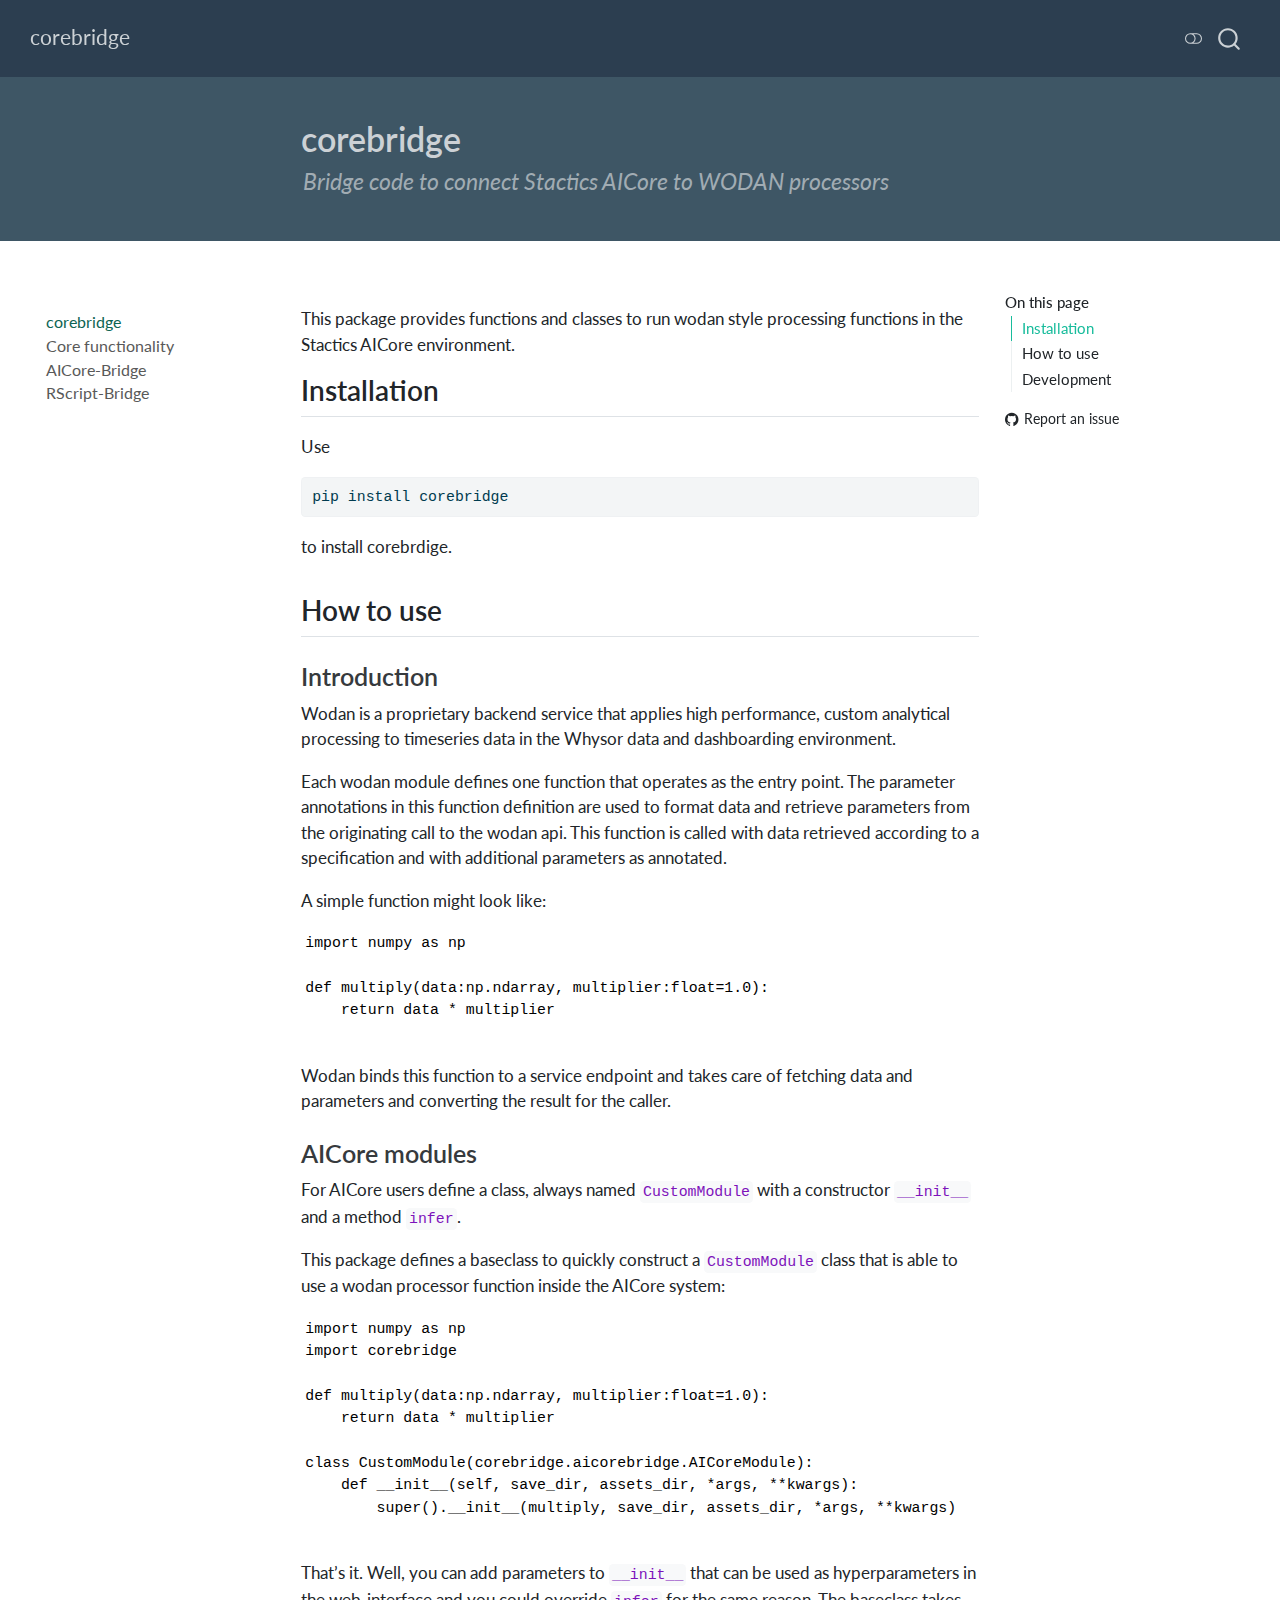
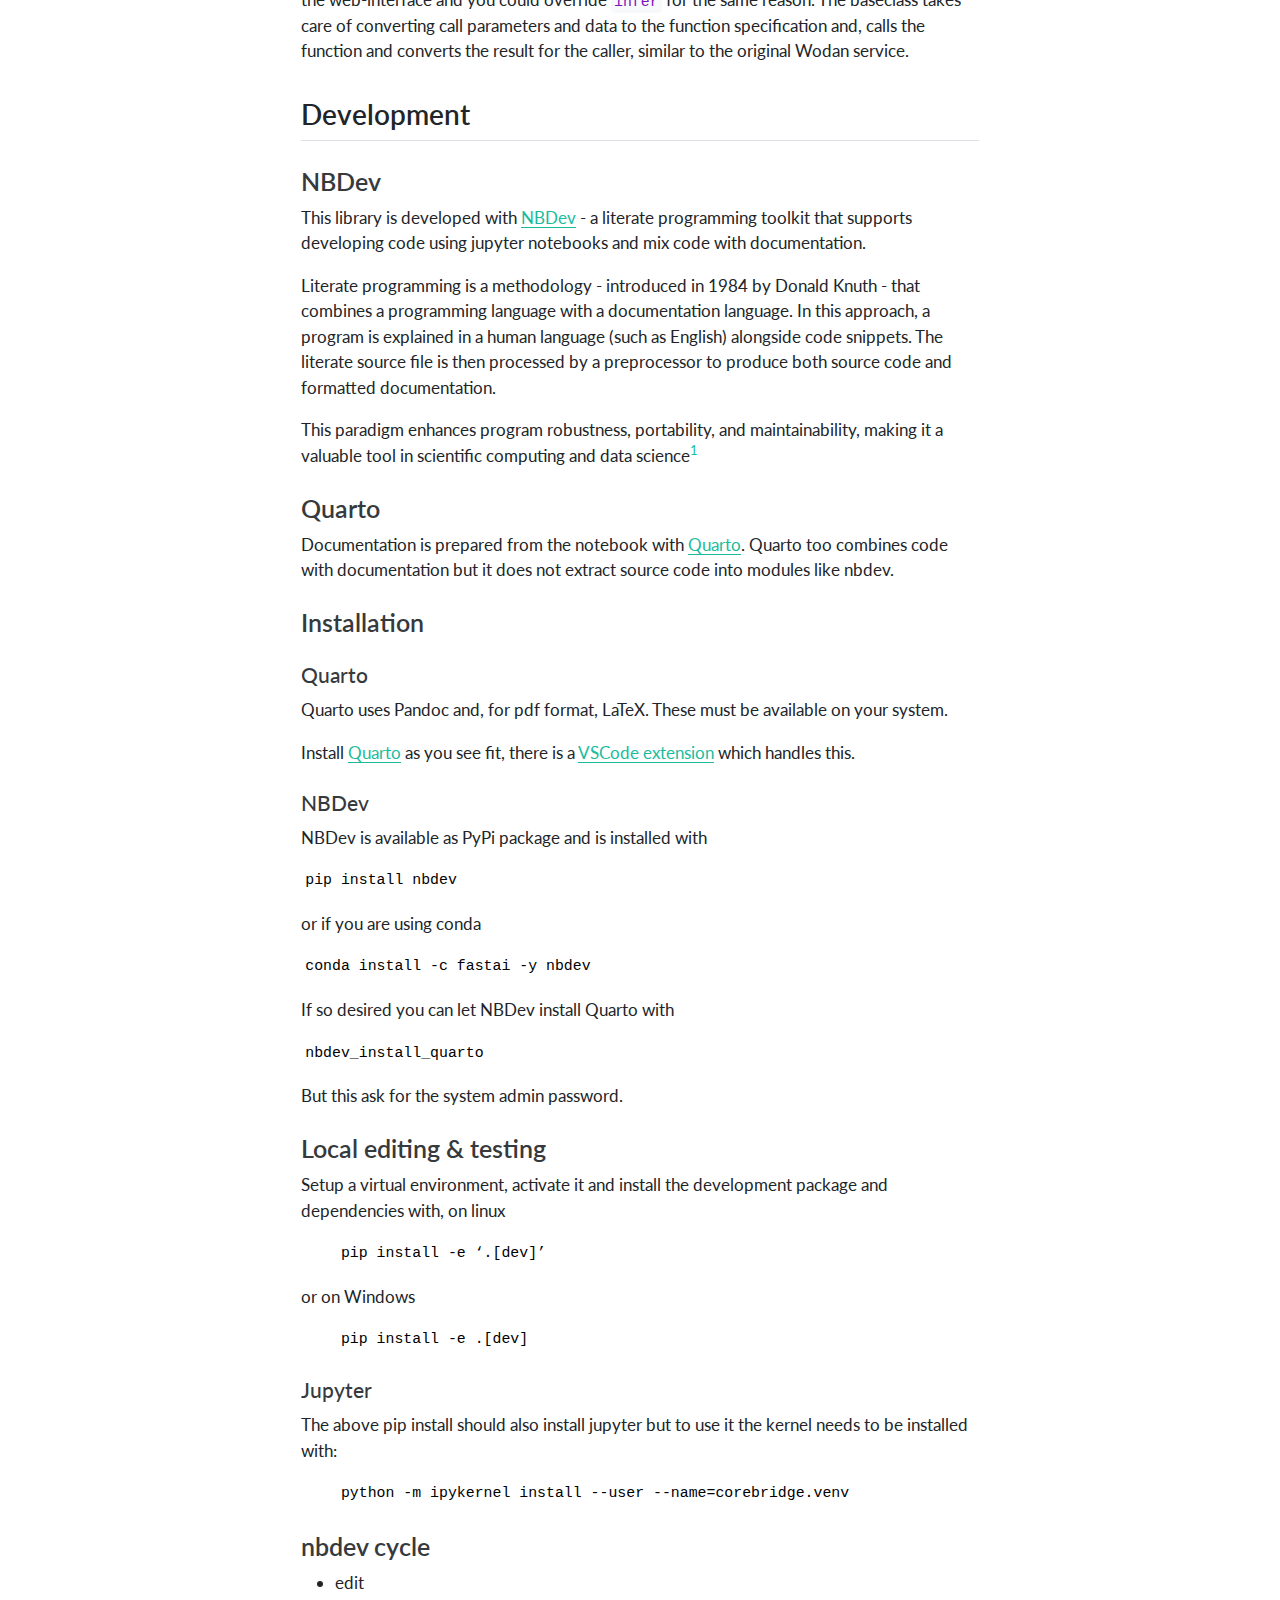
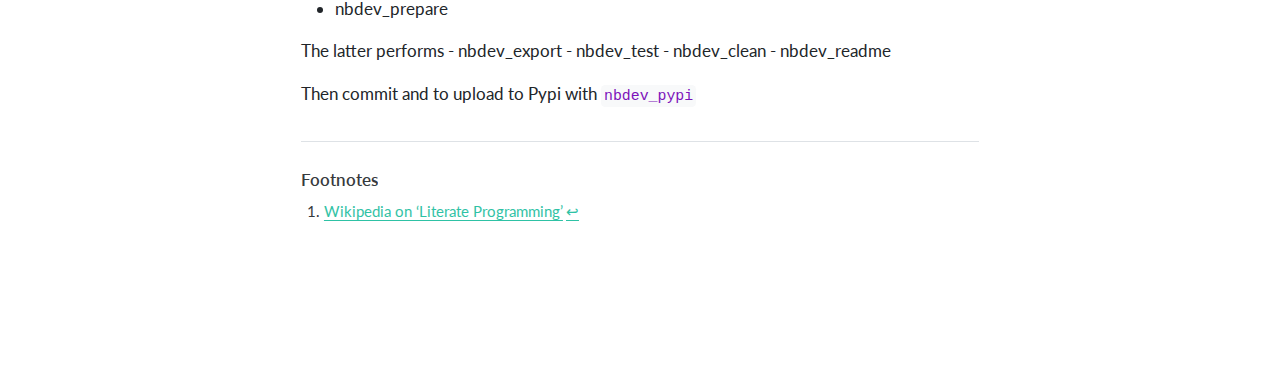
<file: index.html>
<!DOCTYPE html>
<html xmlns="http://www.w3.org/1999/xhtml" lang="en" xml:lang="en"><head>

<meta charset="utf-8">
<meta name="generator" content="quarto-1.6.40">

<meta name="viewport" content="width=device-width, initial-scale=1.0, user-scalable=yes">

<meta name="description" content="Bridge code to connect Stactics AICore to WODAN processors">

<title>corebridge</title>
<style>
code{white-space: pre-wrap;}
span.smallcaps{font-variant: small-caps;}
div.columns{display: flex; gap: min(4vw, 1.5em);}
div.column{flex: auto; overflow-x: auto;}
div.hanging-indent{margin-left: 1.5em; text-indent: -1.5em;}
ul.task-list{list-style: none;}
ul.task-list li input[type="checkbox"] {
  width: 0.8em;
  margin: 0 0.8em 0.2em -1em; /* quarto-specific, see https://github.com/quarto-dev/quarto-cli/issues/4556 */ 
  vertical-align: middle;
}
/* CSS for syntax highlighting */
pre > code.sourceCode { white-space: pre; position: relative; }
pre > code.sourceCode > span { line-height: 1.25; }
pre > code.sourceCode > span:empty { height: 1.2em; }
.sourceCode { overflow: visible; }
code.sourceCode > span { color: inherit; text-decoration: inherit; }
div.sourceCode { margin: 1em 0; }
pre.sourceCode { margin: 0; }
@media screen {
div.sourceCode { overflow: auto; }
}
@media print {
pre > code.sourceCode { white-space: pre-wrap; }
pre > code.sourceCode > span { display: inline-block; text-indent: -5em; padding-left: 5em; }
}
pre.numberSource code
  { counter-reset: source-line 0; }
pre.numberSource code > span
  { position: relative; left: -4em; counter-increment: source-line; }
pre.numberSource code > span > a:first-child::before
  { content: counter(source-line);
    position: relative; left: -1em; text-align: right; vertical-align: baseline;
    border: none; display: inline-block;
    -webkit-touch-callout: none; -webkit-user-select: none;
    -khtml-user-select: none; -moz-user-select: none;
    -ms-user-select: none; user-select: none;
    padding: 0 4px; width: 4em;
  }
pre.numberSource { margin-left: 3em;  padding-left: 4px; }
div.sourceCode
  {   }
@media screen {
pre > code.sourceCode > span > a:first-child::before { text-decoration: underline; }
}
</style>


<script src="site_libs/quarto-nav/quarto-nav.js"></script>
<script src="site_libs/quarto-nav/headroom.min.js"></script>
<script src="site_libs/clipboard/clipboard.min.js"></script>
<script src="site_libs/quarto-search/autocomplete.umd.js"></script>
<script src="site_libs/quarto-search/fuse.min.js"></script>
<script src="site_libs/quarto-search/quarto-search.js"></script>
<meta name="quarto:offset" content="./">
<script src="site_libs/quarto-html/quarto.js"></script>
<script src="site_libs/quarto-html/popper.min.js"></script>
<script src="site_libs/quarto-html/tippy.umd.min.js"></script>
<script src="site_libs/quarto-html/anchor.min.js"></script>
<link href="site_libs/quarto-html/tippy.css" rel="stylesheet">
<link href="site_libs/quarto-html/quarto-syntax-highlighting-549806ee2085284f45b00abea8c6df48.css" rel="stylesheet" class="quarto-color-scheme" id="quarto-text-highlighting-styles">
<link href="site_libs/quarto-html/quarto-syntax-highlighting-dark-8ea72dc5fed832574809a9c94082fbbb.css" rel="prefetch" class="quarto-color-scheme quarto-color-alternate" id="quarto-text-highlighting-styles">
<script src="site_libs/bootstrap/bootstrap.min.js"></script>
<link href="site_libs/bootstrap/bootstrap-icons.css" rel="stylesheet">
<link href="site_libs/bootstrap/bootstrap-ff40657e1ec3a11f1b12efcfa1744b1f.min.css" rel="stylesheet" append-hash="true" class="quarto-color-scheme" id="quarto-bootstrap" data-mode="light">
<link href="site_libs/bootstrap/bootstrap-dark-b15847bdfbc7faa7e02046d29e3e5d0f.min.css" rel="prefetch" append-hash="true" class="quarto-color-scheme quarto-color-alternate" id="quarto-bootstrap" data-mode="dark">
<script id="quarto-search-options" type="application/json">{
  "location": "navbar",
  "copy-button": false,
  "collapse-after": 3,
  "panel-placement": "end",
  "type": "overlay",
  "limit": 50,
  "keyboard-shortcut": [
    "f",
    "/",
    "s"
  ],
  "show-item-context": false,
  "language": {
    "search-no-results-text": "No results",
    "search-matching-documents-text": "matching documents",
    "search-copy-link-title": "Copy link to search",
    "search-hide-matches-text": "Hide additional matches",
    "search-more-match-text": "more match in this document",
    "search-more-matches-text": "more matches in this document",
    "search-clear-button-title": "Clear",
    "search-text-placeholder": "",
    "search-detached-cancel-button-title": "Cancel",
    "search-submit-button-title": "Submit",
    "search-label": "Search"
  }
}</script>
<style>

      .quarto-title-block .quarto-title-banner {
        background: #3e5665;
      }
</style>


<link rel="stylesheet" href="styles.css">
<meta property="og:title" content="corebridge">
<meta property="og:description" content="Bridge code to connect Stactics AICore to WODAN processors">
<meta property="og:site_name" content="corebridge">
<meta name="twitter:title" content="corebridge">
<meta name="twitter:description" content="Bridge code to connect Stactics AICore to WODAN processors">
<meta name="twitter:card" content="summary">
</head>

<body class="nav-sidebar floating nav-fixed">

<div id="quarto-search-results"></div>
  <header id="quarto-header" class="headroom fixed-top quarto-banner">
    <nav class="navbar navbar-expand-lg " data-bs-theme="dark">
      <div class="navbar-container container-fluid">
      <div class="navbar-brand-container mx-auto">
    <a class="navbar-brand" href="./index.html">
    <span class="navbar-title">corebridge</span>
    </a>
  </div>
        <div class="quarto-navbar-tools tools-end">
  <a href="" class="quarto-color-scheme-toggle quarto-navigation-tool  px-1" onclick="window.quartoToggleColorScheme(); return false;" title="Toggle dark mode"><i class="bi"></i></a>
</div>
          <div id="quarto-search" class="" title="Search"></div>
      </div> <!-- /container-fluid -->
    </nav>
  <nav class="quarto-secondary-nav">
    <div class="container-fluid d-flex">
      <button type="button" class="quarto-btn-toggle btn" data-bs-toggle="collapse" role="button" data-bs-target=".quarto-sidebar-collapse-item" aria-controls="quarto-sidebar" aria-expanded="false" aria-label="Toggle sidebar navigation" onclick="if (window.quartoToggleHeadroom) { window.quartoToggleHeadroom(); }">
        <i class="bi bi-layout-text-sidebar-reverse"></i>
      </button>
        <nav class="quarto-page-breadcrumbs" aria-label="breadcrumb"><ol class="breadcrumb"><li class="breadcrumb-item"><a href="./index.html">corebridge</a></li></ol></nav>
        <a class="flex-grow-1" role="navigation" data-bs-toggle="collapse" data-bs-target=".quarto-sidebar-collapse-item" aria-controls="quarto-sidebar" aria-expanded="false" aria-label="Toggle sidebar navigation" onclick="if (window.quartoToggleHeadroom) { window.quartoToggleHeadroom(); }">      
        </a>
    </div>
  </nav>
</header>
<!-- content -->
<header id="title-block-header" class="quarto-title-block default page-columns page-full">
  <div class="quarto-title-banner page-columns page-full">
    <div class="quarto-title column-body">
      <h1 class="title">corebridge</h1>
                  <div>
        <div class="description">
          Bridge code to connect Stactics AICore to WODAN processors
        </div>
      </div>
                </div>
  </div>
    
  
  <div class="quarto-title-meta">

      
    
      
    </div>
    
  
  </header><div id="quarto-content" class="quarto-container page-columns page-rows-contents page-layout-article page-navbar">
<!-- sidebar -->
  <nav id="quarto-sidebar" class="sidebar collapse collapse-horizontal quarto-sidebar-collapse-item sidebar-navigation floating overflow-auto">
    <div class="sidebar-menu-container"> 
    <ul class="list-unstyled mt-1">
        <li class="sidebar-item">
  <div class="sidebar-item-container"> 
  <a href="./index.html" class="sidebar-item-text sidebar-link active">
 <span class="menu-text">corebridge</span></a>
  </div>
</li>
        <li class="sidebar-item">
  <div class="sidebar-item-container"> 
  <a href="./core.html" class="sidebar-item-text sidebar-link">
 <span class="menu-text">Core functionality</span></a>
  </div>
</li>
        <li class="sidebar-item">
  <div class="sidebar-item-container"> 
  <a href="./aicorebridge.html" class="sidebar-item-text sidebar-link">
 <span class="menu-text">AICore-Bridge</span></a>
  </div>
</li>
        <li class="sidebar-item">
  <div class="sidebar-item-container"> 
  <a href="./rscriptbridge.html" class="sidebar-item-text sidebar-link">
 <span class="menu-text">RScript-Bridge</span></a>
  </div>
</li>
    </ul>
    </div>
</nav>
<div id="quarto-sidebar-glass" class="quarto-sidebar-collapse-item" data-bs-toggle="collapse" data-bs-target=".quarto-sidebar-collapse-item"></div>
<!-- margin-sidebar -->
    <div id="quarto-margin-sidebar" class="sidebar margin-sidebar">
        <nav id="TOC" role="doc-toc" class="toc-active">
    <h2 id="toc-title">On this page</h2>
   
  <ul>
  <li><a href="#installation" id="toc-installation" class="nav-link active" data-scroll-target="#installation">Installation</a></li>
  <li><a href="#how-to-use" id="toc-how-to-use" class="nav-link" data-scroll-target="#how-to-use">How to use</a>
  <ul>
  <li><a href="#introduction" id="toc-introduction" class="nav-link" data-scroll-target="#introduction">Introduction</a></li>
  <li><a href="#aicore-modules" id="toc-aicore-modules" class="nav-link" data-scroll-target="#aicore-modules">AICore modules</a></li>
  </ul></li>
  <li><a href="#development" id="toc-development" class="nav-link" data-scroll-target="#development">Development</a>
  <ul>
  <li><a href="#nbdev" id="toc-nbdev" class="nav-link" data-scroll-target="#nbdev">NBDev</a></li>
  <li><a href="#quarto" id="toc-quarto" class="nav-link" data-scroll-target="#quarto">Quarto</a></li>
  <li><a href="#installation-1" id="toc-installation-1" class="nav-link" data-scroll-target="#installation-1">Installation</a>
  <ul class="collapse">
  <li><a href="#quarto-1" id="toc-quarto-1" class="nav-link" data-scroll-target="#quarto-1">Quarto</a></li>
  <li><a href="#nbdev-1" id="toc-nbdev-1" class="nav-link" data-scroll-target="#nbdev-1">NBDev</a></li>
  </ul></li>
  <li><a href="#local-editing-testing" id="toc-local-editing-testing" class="nav-link" data-scroll-target="#local-editing-testing">Local editing &amp; testing</a>
  <ul class="collapse">
  <li><a href="#jupyter" id="toc-jupyter" class="nav-link" data-scroll-target="#jupyter">Jupyter</a></li>
  </ul></li>
  <li><a href="#nbdev-cycle" id="toc-nbdev-cycle" class="nav-link" data-scroll-target="#nbdev-cycle">nbdev cycle</a></li>
  </ul></li>
  </ul>
<div class="toc-actions"><ul><li><a href="https://github.com/fenke/corebridge/issues/new" class="toc-action"><i class="bi bi-github"></i>Report an issue</a></li></ul></div></nav>
    </div>
<!-- main -->
<main class="content quarto-banner-title-block" id="quarto-document-content">





<!-- WARNING: THIS FILE WAS AUTOGENERATED! DO NOT EDIT! -->
<p>This package provides functions and classes to run wodan style processing functions in the Stactics AICore environment.</p>
<section id="installation" class="level2">
<h2 class="anchored" data-anchor-id="installation">Installation</h2>
<p>Use</p>
<div class="sourceCode" id="cb1"><pre class="sourceCode sh code-with-copy"><code class="sourceCode bash"><span id="cb1-1"><a href="#cb1-1" aria-hidden="true" tabindex="-1"></a><span class="ex">pip</span> install corebridge</span></code><button title="Copy to Clipboard" class="code-copy-button"><i class="bi"></i></button></pre></div>
<p>to install corebrdige.</p>
</section>
<section id="how-to-use" class="level2">
<h2 class="anchored" data-anchor-id="how-to-use">How to use</h2>
<section id="introduction" class="level3">
<h3 class="anchored" data-anchor-id="introduction">Introduction</h3>
<p>Wodan is a proprietary backend service that applies high performance, custom analytical processing to timeseries data in the Whysor data and dashboarding environment.</p>
<p>Each wodan module defines one function that operates as the entry point. The parameter annotations in this function definition are used to format data and retrieve parameters from the originating call to the wodan api. This function is called with data retrieved according to a specification and with additional parameters as annotated.</p>
<p>A simple function might look like:</p>
<pre class="{python}"><code>import numpy as np

def multiply(data:np.ndarray, multiplier:float=1.0):
    return data * multiplier
    </code></pre>
<p>Wodan binds this function to a service endpoint and takes care of fetching data and parameters and converting the result for the caller.</p>
</section>
<section id="aicore-modules" class="level3">
<h3 class="anchored" data-anchor-id="aicore-modules">AICore modules</h3>
<p>For AICore users define a class, always named <code>CustomModule</code> with a constructor <code>__init__</code> and a method <code>infer</code>.</p>
<p>This package defines a baseclass to quickly construct a <code>CustomModule</code> class that is able to use a wodan processor function inside the AICore system:</p>
<pre class="{python}"><code>import numpy as np
import corebridge

def multiply(data:np.ndarray, multiplier:float=1.0):
    return data * multiplier

class CustomModule(corebridge.aicorebridge.AICoreModule):
    def __init__(self, save_dir, assets_dir, *args, **kwargs):
        super().__init__(multiply, save_dir, assets_dir, *args, **kwargs)
    </code></pre>
<p>That’s it. Well, you can add parameters to <code>__init__</code> that can be used as hyperparameters in the web-interface and you could override <code>infer</code> for the same reason. The baseclass takes care of converting call parameters and data to the function specification and, calls the function and converts the result for the caller, similar to the original Wodan service.</p>
</section>
</section>
<section id="development" class="level2">
<h2 class="anchored" data-anchor-id="development">Development</h2>
<section id="nbdev" class="level3">
<h3 class="anchored" data-anchor-id="nbdev">NBDev</h3>
<p>This library is developed with <a href="https://nbdev.fast.ai/">NBDev</a> - a literate programming toolkit that supports developing code using jupyter notebooks and mix code with documentation.</p>
<p>Literate programming is a methodology - introduced in 1984 by Donald Knuth - that combines a programming language with a documentation language. In this approach, a program is explained in a human language (such as English) alongside code snippets. The literate source file is then processed by a preprocessor to produce both source code and formatted documentation.</p>
<p>This paradigm enhances program robustness, portability, and maintainability, making it a valuable tool in scientific computing and data science<a href="#fn1" class="footnote-ref" id="fnref1" role="doc-noteref"><sup>1</sup></a></p>
</section>
<section id="quarto" class="level3">
<h3 class="anchored" data-anchor-id="quarto">Quarto</h3>
<p>Documentation is prepared from the notebook with <a href="https://quarto.org/">Quarto</a>. Quarto too combines code with documentation but it does not extract source code into modules like nbdev.</p>
</section>
<section id="installation-1" class="level3">
<h3 class="anchored" data-anchor-id="installation-1">Installation</h3>
<section id="quarto-1" class="level4">
<h4 class="anchored" data-anchor-id="quarto-1">Quarto</h4>
<p>Quarto uses Pandoc and, for pdf format, LaTeX. These must be available on your system.</p>
<p>Install <a href="https://quarto.org/docs/get-started/">Quarto</a> as you see fit, there is a <a href="https://marketplace.visualstudio.com/items?itemName=quarto.quarto">VSCode extension</a> which handles this.</p>
</section>
<section id="nbdev-1" class="level4">
<h4 class="anchored" data-anchor-id="nbdev-1">NBDev</h4>
<p>NBDev is available as PyPi package and is installed with</p>
<pre><code>pip install nbdev</code></pre>
<p>or if you are using conda</p>
<pre><code>conda install -c fastai -y nbdev</code></pre>
<p>If so desired you can let NBDev install Quarto with</p>
<pre><code>nbdev_install_quarto</code></pre>
<p>But this ask for the system admin password.</p>
</section>
</section>
<section id="local-editing-testing" class="level3">
<h3 class="anchored" data-anchor-id="local-editing-testing">Local editing &amp; testing</h3>
<p>Setup a virtual environment, activate it and install the development package and dependencies with, on linux</p>
<pre><code>    pip install -e ‘.[dev]’
</code></pre>
<p>or on Windows</p>
<pre><code>    pip install -e .[dev]
</code></pre>
<section id="jupyter" class="level4">
<h4 class="anchored" data-anchor-id="jupyter">Jupyter</h4>
<p>The above pip install should also install jupyter but to use it the kernel needs to be installed with:</p>
<pre><code>    python -m ipykernel install --user --name=corebridge.venv</code></pre>
</section>
</section>
<section id="nbdev-cycle" class="level3">
<h3 class="anchored" data-anchor-id="nbdev-cycle">nbdev cycle</h3>
<ul>
<li>edit</li>
<li>nbdev_prepare</li>
</ul>
<p>The latter performs - nbdev_export - nbdev_test - nbdev_clean - nbdev_readme</p>
<p>Then commit and to upload to Pypi with <code>nbdev_pypi</code></p>


</section>
</section>


<div id="quarto-appendix" class="default"><section id="footnotes" class="footnotes footnotes-end-of-document" role="doc-endnotes"><h2 class="anchored quarto-appendix-heading">Footnotes</h2>

<ol>
<li id="fn1"><p><a href="https://en.wikipedia.org/wiki/Literate_programming">Wikipedia on ‘Literate Programming’</a><a href="#fnref1" class="footnote-back" role="doc-backlink">↩︎</a></p></li>
</ol>
</section></div></main> <!-- /main -->
<script id="quarto-html-after-body" type="application/javascript">
window.document.addEventListener("DOMContentLoaded", function (event) {
  const toggleBodyColorMode = (bsSheetEl) => {
    const mode = bsSheetEl.getAttribute("data-mode");
    const bodyEl = window.document.querySelector("body");
    if (mode === "dark") {
      bodyEl.classList.add("quarto-dark");
      bodyEl.classList.remove("quarto-light");
    } else {
      bodyEl.classList.add("quarto-light");
      bodyEl.classList.remove("quarto-dark");
    }
  }
  const toggleBodyColorPrimary = () => {
    const bsSheetEl = window.document.querySelector("link#quarto-bootstrap");
    if (bsSheetEl) {
      toggleBodyColorMode(bsSheetEl);
    }
  }
  toggleBodyColorPrimary();  
  const disableStylesheet = (stylesheets) => {
    for (let i=0; i < stylesheets.length; i++) {
      const stylesheet = stylesheets[i];
      stylesheet.rel = 'prefetch';
    }
  }
  const enableStylesheet = (stylesheets) => {
    for (let i=0; i < stylesheets.length; i++) {
      const stylesheet = stylesheets[i];
      stylesheet.rel = 'stylesheet';
    }
  }
  const manageTransitions = (selector, allowTransitions) => {
    const els = window.document.querySelectorAll(selector);
    for (let i=0; i < els.length; i++) {
      const el = els[i];
      if (allowTransitions) {
        el.classList.remove('notransition');
      } else {
        el.classList.add('notransition');
      }
    }
  }
  const toggleGiscusIfUsed = (isAlternate, darkModeDefault) => {
    const baseTheme = document.querySelector('#giscus-base-theme')?.value ?? 'light';
    const alternateTheme = document.querySelector('#giscus-alt-theme')?.value ?? 'dark';
    let newTheme = '';
    if(darkModeDefault) {
      newTheme = isAlternate ? baseTheme : alternateTheme;
    } else {
      newTheme = isAlternate ? alternateTheme : baseTheme;
    }
    const changeGiscusTheme = () => {
      // From: https://github.com/giscus/giscus/issues/336
      const sendMessage = (message) => {
        const iframe = document.querySelector('iframe.giscus-frame');
        if (!iframe) return;
        iframe.contentWindow.postMessage({ giscus: message }, 'https://giscus.app');
      }
      sendMessage({
        setConfig: {
          theme: newTheme
        }
      });
    }
    const isGiscussLoaded = window.document.querySelector('iframe.giscus-frame') !== null;
    if (isGiscussLoaded) {
      changeGiscusTheme();
    }
  }
  const toggleColorMode = (alternate) => {
    // Switch the stylesheets
    const alternateStylesheets = window.document.querySelectorAll('link.quarto-color-scheme.quarto-color-alternate');
    manageTransitions('#quarto-margin-sidebar .nav-link', false);
    if (alternate) {
      enableStylesheet(alternateStylesheets);
      for (const sheetNode of alternateStylesheets) {
        if (sheetNode.id === "quarto-bootstrap") {
          toggleBodyColorMode(sheetNode);
        }
      }
    } else {
      disableStylesheet(alternateStylesheets);
      toggleBodyColorPrimary();
    }
    manageTransitions('#quarto-margin-sidebar .nav-link', true);
    // Switch the toggles
    const toggles = window.document.querySelectorAll('.quarto-color-scheme-toggle');
    for (let i=0; i < toggles.length; i++) {
      const toggle = toggles[i];
      if (toggle) {
        if (alternate) {
          toggle.classList.add("alternate");     
        } else {
          toggle.classList.remove("alternate");
        }
      }
    }
    // Hack to workaround the fact that safari doesn't
    // properly recolor the scrollbar when toggling (#1455)
    if (navigator.userAgent.indexOf('Safari') > 0 && navigator.userAgent.indexOf('Chrome') == -1) {
      manageTransitions("body", false);
      window.scrollTo(0, 1);
      setTimeout(() => {
        window.scrollTo(0, 0);
        manageTransitions("body", true);
      }, 40);  
    }
  }
  const isFileUrl = () => { 
    return window.location.protocol === 'file:';
  }
  const hasAlternateSentinel = () => {  
    let styleSentinel = getColorSchemeSentinel();
    if (styleSentinel !== null) {
      return styleSentinel === "alternate";
    } else {
      return false;
    }
  }
  const setStyleSentinel = (alternate) => {
    const value = alternate ? "alternate" : "default";
    if (!isFileUrl()) {
      window.localStorage.setItem("quarto-color-scheme", value);
    } else {
      localAlternateSentinel = value;
    }
  }
  const getColorSchemeSentinel = () => {
    if (!isFileUrl()) {
      const storageValue = window.localStorage.getItem("quarto-color-scheme");
      return storageValue != null ? storageValue : localAlternateSentinel;
    } else {
      return localAlternateSentinel;
    }
  }
  const darkModeDefault = false;
  let localAlternateSentinel = darkModeDefault ? 'alternate' : 'default';
  // Dark / light mode switch
  window.quartoToggleColorScheme = () => {
    // Read the current dark / light value 
    let toAlternate = !hasAlternateSentinel();
    toggleColorMode(toAlternate);
    setStyleSentinel(toAlternate);
    toggleGiscusIfUsed(toAlternate, darkModeDefault);
  };
  // Ensure there is a toggle, if there isn't float one in the top right
  if (window.document.querySelector('.quarto-color-scheme-toggle') === null) {
    const a = window.document.createElement('a');
    a.classList.add('top-right');
    a.classList.add('quarto-color-scheme-toggle');
    a.href = "";
    a.onclick = function() { try { window.quartoToggleColorScheme(); } catch {} return false; };
    const i = window.document.createElement("i");
    i.classList.add('bi');
    a.appendChild(i);
    window.document.body.appendChild(a);
  }
  // Switch to dark mode if need be
  if (hasAlternateSentinel()) {
    toggleColorMode(true);
  } else {
    toggleColorMode(false);
  }
  const icon = "";
  const anchorJS = new window.AnchorJS();
  anchorJS.options = {
    placement: 'right',
    icon: icon
  };
  anchorJS.add('.anchored');
  const isCodeAnnotation = (el) => {
    for (const clz of el.classList) {
      if (clz.startsWith('code-annotation-')) {                     
        return true;
      }
    }
    return false;
  }
  const onCopySuccess = function(e) {
    // button target
    const button = e.trigger;
    // don't keep focus
    button.blur();
    // flash "checked"
    button.classList.add('code-copy-button-checked');
    var currentTitle = button.getAttribute("title");
    button.setAttribute("title", "Copied!");
    let tooltip;
    if (window.bootstrap) {
      button.setAttribute("data-bs-toggle", "tooltip");
      button.setAttribute("data-bs-placement", "left");
      button.setAttribute("data-bs-title", "Copied!");
      tooltip = new bootstrap.Tooltip(button, 
        { trigger: "manual", 
          customClass: "code-copy-button-tooltip",
          offset: [0, -8]});
      tooltip.show();    
    }
    setTimeout(function() {
      if (tooltip) {
        tooltip.hide();
        button.removeAttribute("data-bs-title");
        button.removeAttribute("data-bs-toggle");
        button.removeAttribute("data-bs-placement");
      }
      button.setAttribute("title", currentTitle);
      button.classList.remove('code-copy-button-checked');
    }, 1000);
    // clear code selection
    e.clearSelection();
  }
  const getTextToCopy = function(trigger) {
      const codeEl = trigger.previousElementSibling.cloneNode(true);
      for (const childEl of codeEl.children) {
        if (isCodeAnnotation(childEl)) {
          childEl.remove();
        }
      }
      return codeEl.innerText;
  }
  const clipboard = new window.ClipboardJS('.code-copy-button:not([data-in-quarto-modal])', {
    text: getTextToCopy
  });
  clipboard.on('success', onCopySuccess);
  if (window.document.getElementById('quarto-embedded-source-code-modal')) {
    const clipboardModal = new window.ClipboardJS('.code-copy-button[data-in-quarto-modal]', {
      text: getTextToCopy,
      container: window.document.getElementById('quarto-embedded-source-code-modal')
    });
    clipboardModal.on('success', onCopySuccess);
  }
    var localhostRegex = new RegExp(/^(?:http|https):\/\/localhost\:?[0-9]*\//);
    var mailtoRegex = new RegExp(/^mailto:/);
      var filterRegex = new RegExp("https:\/\/fenke\.github\.io\/corebridge");
    var isInternal = (href) => {
        return filterRegex.test(href) || localhostRegex.test(href) || mailtoRegex.test(href);
    }
    // Inspect non-navigation links and adorn them if external
 	var links = window.document.querySelectorAll('a[href]:not(.nav-link):not(.navbar-brand):not(.toc-action):not(.sidebar-link):not(.sidebar-item-toggle):not(.pagination-link):not(.no-external):not([aria-hidden]):not(.dropdown-item):not(.quarto-navigation-tool):not(.about-link)');
    for (var i=0; i<links.length; i++) {
      const link = links[i];
      if (!isInternal(link.href)) {
        // undo the damage that might have been done by quarto-nav.js in the case of
        // links that we want to consider external
        if (link.dataset.originalHref !== undefined) {
          link.href = link.dataset.originalHref;
        }
      }
    }
  function tippyHover(el, contentFn, onTriggerFn, onUntriggerFn) {
    const config = {
      allowHTML: true,
      maxWidth: 500,
      delay: 100,
      arrow: false,
      appendTo: function(el) {
          return el.parentElement;
      },
      interactive: true,
      interactiveBorder: 10,
      theme: 'quarto',
      placement: 'bottom-start',
    };
    if (contentFn) {
      config.content = contentFn;
    }
    if (onTriggerFn) {
      config.onTrigger = onTriggerFn;
    }
    if (onUntriggerFn) {
      config.onUntrigger = onUntriggerFn;
    }
    window.tippy(el, config); 
  }
  const noterefs = window.document.querySelectorAll('a[role="doc-noteref"]');
  for (var i=0; i<noterefs.length; i++) {
    const ref = noterefs[i];
    tippyHover(ref, function() {
      // use id or data attribute instead here
      let href = ref.getAttribute('data-footnote-href') || ref.getAttribute('href');
      try { href = new URL(href).hash; } catch {}
      const id = href.replace(/^#\/?/, "");
      const note = window.document.getElementById(id);
      if (note) {
        return note.innerHTML;
      } else {
        return "";
      }
    });
  }
  const xrefs = window.document.querySelectorAll('a.quarto-xref');
  const processXRef = (id, note) => {
    // Strip column container classes
    const stripColumnClz = (el) => {
      el.classList.remove("page-full", "page-columns");
      if (el.children) {
        for (const child of el.children) {
          stripColumnClz(child);
        }
      }
    }
    stripColumnClz(note)
    if (id === null || id.startsWith('sec-')) {
      // Special case sections, only their first couple elements
      const container = document.createElement("div");
      if (note.children && note.children.length > 2) {
        container.appendChild(note.children[0].cloneNode(true));
        for (let i = 1; i < note.children.length; i++) {
          const child = note.children[i];
          if (child.tagName === "P" && child.innerText === "") {
            continue;
          } else {
            container.appendChild(child.cloneNode(true));
            break;
          }
        }
        if (window.Quarto?.typesetMath) {
          window.Quarto.typesetMath(container);
        }
        return container.innerHTML
      } else {
        if (window.Quarto?.typesetMath) {
          window.Quarto.typesetMath(note);
        }
        return note.innerHTML;
      }
    } else {
      // Remove any anchor links if they are present
      const anchorLink = note.querySelector('a.anchorjs-link');
      if (anchorLink) {
        anchorLink.remove();
      }
      if (window.Quarto?.typesetMath) {
        window.Quarto.typesetMath(note);
      }
      if (note.classList.contains("callout")) {
        return note.outerHTML;
      } else {
        return note.innerHTML;
      }
    }
  }
  for (var i=0; i<xrefs.length; i++) {
    const xref = xrefs[i];
    tippyHover(xref, undefined, function(instance) {
      instance.disable();
      let url = xref.getAttribute('href');
      let hash = undefined; 
      if (url.startsWith('#')) {
        hash = url;
      } else {
        try { hash = new URL(url).hash; } catch {}
      }
      if (hash) {
        const id = hash.replace(/^#\/?/, "");
        const note = window.document.getElementById(id);
        if (note !== null) {
          try {
            const html = processXRef(id, note.cloneNode(true));
            instance.setContent(html);
          } finally {
            instance.enable();
            instance.show();
          }
        } else {
          // See if we can fetch this
          fetch(url.split('#')[0])
          .then(res => res.text())
          .then(html => {
            const parser = new DOMParser();
            const htmlDoc = parser.parseFromString(html, "text/html");
            const note = htmlDoc.getElementById(id);
            if (note !== null) {
              const html = processXRef(id, note);
              instance.setContent(html);
            } 
          }).finally(() => {
            instance.enable();
            instance.show();
          });
        }
      } else {
        // See if we can fetch a full url (with no hash to target)
        // This is a special case and we should probably do some content thinning / targeting
        fetch(url)
        .then(res => res.text())
        .then(html => {
          const parser = new DOMParser();
          const htmlDoc = parser.parseFromString(html, "text/html");
          const note = htmlDoc.querySelector('main.content');
          if (note !== null) {
            // This should only happen for chapter cross references
            // (since there is no id in the URL)
            // remove the first header
            if (note.children.length > 0 && note.children[0].tagName === "HEADER") {
              note.children[0].remove();
            }
            const html = processXRef(null, note);
            instance.setContent(html);
          } 
        }).finally(() => {
          instance.enable();
          instance.show();
        });
      }
    }, function(instance) {
    });
  }
      let selectedAnnoteEl;
      const selectorForAnnotation = ( cell, annotation) => {
        let cellAttr = 'data-code-cell="' + cell + '"';
        let lineAttr = 'data-code-annotation="' +  annotation + '"';
        const selector = 'span[' + cellAttr + '][' + lineAttr + ']';
        return selector;
      }
      const selectCodeLines = (annoteEl) => {
        const doc = window.document;
        const targetCell = annoteEl.getAttribute("data-target-cell");
        const targetAnnotation = annoteEl.getAttribute("data-target-annotation");
        const annoteSpan = window.document.querySelector(selectorForAnnotation(targetCell, targetAnnotation));
        const lines = annoteSpan.getAttribute("data-code-lines").split(",");
        const lineIds = lines.map((line) => {
          return targetCell + "-" + line;
        })
        let top = null;
        let height = null;
        let parent = null;
        if (lineIds.length > 0) {
            //compute the position of the single el (top and bottom and make a div)
            const el = window.document.getElementById(lineIds[0]);
            top = el.offsetTop;
            height = el.offsetHeight;
            parent = el.parentElement.parentElement;
          if (lineIds.length > 1) {
            const lastEl = window.document.getElementById(lineIds[lineIds.length - 1]);
            const bottom = lastEl.offsetTop + lastEl.offsetHeight;
            height = bottom - top;
          }
          if (top !== null && height !== null && parent !== null) {
            // cook up a div (if necessary) and position it 
            let div = window.document.getElementById("code-annotation-line-highlight");
            if (div === null) {
              div = window.document.createElement("div");
              div.setAttribute("id", "code-annotation-line-highlight");
              div.style.position = 'absolute';
              parent.appendChild(div);
            }
            div.style.top = top - 2 + "px";
            div.style.height = height + 4 + "px";
            div.style.left = 0;
            let gutterDiv = window.document.getElementById("code-annotation-line-highlight-gutter");
            if (gutterDiv === null) {
              gutterDiv = window.document.createElement("div");
              gutterDiv.setAttribute("id", "code-annotation-line-highlight-gutter");
              gutterDiv.style.position = 'absolute';
              const codeCell = window.document.getElementById(targetCell);
              const gutter = codeCell.querySelector('.code-annotation-gutter');
              gutter.appendChild(gutterDiv);
            }
            gutterDiv.style.top = top - 2 + "px";
            gutterDiv.style.height = height + 4 + "px";
          }
          selectedAnnoteEl = annoteEl;
        }
      };
      const unselectCodeLines = () => {
        const elementsIds = ["code-annotation-line-highlight", "code-annotation-line-highlight-gutter"];
        elementsIds.forEach((elId) => {
          const div = window.document.getElementById(elId);
          if (div) {
            div.remove();
          }
        });
        selectedAnnoteEl = undefined;
      };
        // Handle positioning of the toggle
    window.addEventListener(
      "resize",
      throttle(() => {
        elRect = undefined;
        if (selectedAnnoteEl) {
          selectCodeLines(selectedAnnoteEl);
        }
      }, 10)
    );
    function throttle(fn, ms) {
    let throttle = false;
    let timer;
      return (...args) => {
        if(!throttle) { // first call gets through
            fn.apply(this, args);
            throttle = true;
        } else { // all the others get throttled
            if(timer) clearTimeout(timer); // cancel #2
            timer = setTimeout(() => {
              fn.apply(this, args);
              timer = throttle = false;
            }, ms);
        }
      };
    }
      // Attach click handler to the DT
      const annoteDls = window.document.querySelectorAll('dt[data-target-cell]');
      for (const annoteDlNode of annoteDls) {
        annoteDlNode.addEventListener('click', (event) => {
          const clickedEl = event.target;
          if (clickedEl !== selectedAnnoteEl) {
            unselectCodeLines();
            const activeEl = window.document.querySelector('dt[data-target-cell].code-annotation-active');
            if (activeEl) {
              activeEl.classList.remove('code-annotation-active');
            }
            selectCodeLines(clickedEl);
            clickedEl.classList.add('code-annotation-active');
          } else {
            // Unselect the line
            unselectCodeLines();
            clickedEl.classList.remove('code-annotation-active');
          }
        });
      }
  const findCites = (el) => {
    const parentEl = el.parentElement;
    if (parentEl) {
      const cites = parentEl.dataset.cites;
      if (cites) {
        return {
          el,
          cites: cites.split(' ')
        };
      } else {
        return findCites(el.parentElement)
      }
    } else {
      return undefined;
    }
  };
  var bibliorefs = window.document.querySelectorAll('a[role="doc-biblioref"]');
  for (var i=0; i<bibliorefs.length; i++) {
    const ref = bibliorefs[i];
    const citeInfo = findCites(ref);
    if (citeInfo) {
      tippyHover(citeInfo.el, function() {
        var popup = window.document.createElement('div');
        citeInfo.cites.forEach(function(cite) {
          var citeDiv = window.document.createElement('div');
          citeDiv.classList.add('hanging-indent');
          citeDiv.classList.add('csl-entry');
          var biblioDiv = window.document.getElementById('ref-' + cite);
          if (biblioDiv) {
            citeDiv.innerHTML = biblioDiv.innerHTML;
          }
          popup.appendChild(citeDiv);
        });
        return popup.innerHTML;
      });
    }
  }
});
</script>
</div> <!-- /content -->




<footer class="footer"><div class="nav-footer"><div class="nav-footer-center"><div class="toc-actions d-sm-block d-md-none"><ul><li><a href="https://github.com/fenke/corebridge/issues/new" class="toc-action"><i class="bi bi-github"></i>Report an issue</a></li></ul></div></div></div></footer></body></html>
</file>
<file: site_libs/quarto-html/tippy.css>
.tippy-box[data-animation=fade][data-state=hidden]{opacity:0}[data-tippy-root]{max-width:calc(100vw - 10px)}.tippy-box{position:relative;background-color:#333;color:#fff;border-radius:4px;font-size:14px;line-height:1.4;white-space:normal;outline:0;transition-property:transform,visibility,opacity}.tippy-box[data-placement^=top]>.tippy-arrow{bottom:0}.tippy-box[data-placement^=top]>.tippy-arrow:before{bottom:-7px;left:0;border-width:8px 8px 0;border-top-color:initial;transform-origin:center top}.tippy-box[data-placement^=bottom]>.tippy-arrow{top:0}.tippy-box[data-placement^=bottom]>.tippy-arrow:before{top:-7px;left:0;border-width:0 8px 8px;border-bottom-color:initial;transform-origin:center bottom}.tippy-box[data-placement^=left]>.tippy-arrow{right:0}.tippy-box[data-placement^=left]>.tippy-arrow:before{border-width:8px 0 8px 8px;border-left-color:initial;right:-7px;transform-origin:center left}.tippy-box[data-placement^=right]>.tippy-arrow{left:0}.tippy-box[data-placement^=right]>.tippy-arrow:before{left:-7px;border-width:8px 8px 8px 0;border-right-color:initial;transform-origin:center right}.tippy-box[data-inertia][data-state=visible]{transition-timing-function:cubic-bezier(.54,1.5,.38,1.11)}.tippy-arrow{width:16px;height:16px;color:#333}.tippy-arrow:before{content:"";position:absolute;border-color:transparent;border-style:solid}.tippy-content{position:relative;padding:5px 9px;z-index:1}
</file>
<file: site_libs/quarto-html/quarto-syntax-highlighting-549806ee2085284f45b00abea8c6df48.css>
/* quarto syntax highlight colors */
:root {
  --quarto-hl-ot-color: #003B4F;
  --quarto-hl-at-color: #657422;
  --quarto-hl-ss-color: #20794D;
  --quarto-hl-an-color: #5E5E5E;
  --quarto-hl-fu-color: #4758AB;
  --quarto-hl-st-color: #20794D;
  --quarto-hl-cf-color: #003B4F;
  --quarto-hl-op-color: #5E5E5E;
  --quarto-hl-er-color: #AD0000;
  --quarto-hl-bn-color: #AD0000;
  --quarto-hl-al-color: #AD0000;
  --quarto-hl-va-color: #111111;
  --quarto-hl-bu-color: inherit;
  --quarto-hl-ex-color: inherit;
  --quarto-hl-pp-color: #AD0000;
  --quarto-hl-in-color: #5E5E5E;
  --quarto-hl-vs-color: #20794D;
  --quarto-hl-wa-color: #5E5E5E;
  --quarto-hl-do-color: #5E5E5E;
  --quarto-hl-im-color: #00769E;
  --quarto-hl-ch-color: #20794D;
  --quarto-hl-dt-color: #AD0000;
  --quarto-hl-fl-color: #AD0000;
  --quarto-hl-co-color: #5E5E5E;
  --quarto-hl-cv-color: #5E5E5E;
  --quarto-hl-cn-color: #8f5902;
  --quarto-hl-sc-color: #5E5E5E;
  --quarto-hl-dv-color: #AD0000;
  --quarto-hl-kw-color: #003B4F;
}

/* other quarto variables */
:root {
  --quarto-font-monospace: SFMono-Regular, Menlo, Monaco, Consolas, "Liberation Mono", "Courier New", monospace;
}

pre > code.sourceCode > span {
  color: #003B4F;
}

code span {
  color: #003B4F;
}

code.sourceCode > span {
  color: #003B4F;
}

div.sourceCode,
div.sourceCode pre.sourceCode {
  color: #003B4F;
}

code span.ot {
  color: #003B4F;
  font-style: inherit;
}

code span.at {
  color: #657422;
  font-style: inherit;
}

code span.ss {
  color: #20794D;
  font-style: inherit;
}

code span.an {
  color: #5E5E5E;
  font-style: inherit;
}

code span.fu {
  color: #4758AB;
  font-style: inherit;
}

code span.st {
  color: #20794D;
  font-style: inherit;
}

code span.cf {
  color: #003B4F;
  font-weight: bold;
  font-style: inherit;
}

code span.op {
  color: #5E5E5E;
  font-style: inherit;
}

code span.er {
  color: #AD0000;
  font-style: inherit;
}

code span.bn {
  color: #AD0000;
  font-style: inherit;
}

code span.al {
  color: #AD0000;
  font-style: inherit;
}

code span.va {
  color: #111111;
  font-style: inherit;
}

code span.bu {
  font-style: inherit;
}

code span.ex {
  font-style: inherit;
}

code span.pp {
  color: #AD0000;
  font-style: inherit;
}

code span.in {
  color: #5E5E5E;
  font-style: inherit;
}

code span.vs {
  color: #20794D;
  font-style: inherit;
}

code span.wa {
  color: #5E5E5E;
  font-style: italic;
}

code span.do {
  color: #5E5E5E;
  font-style: italic;
}

code span.im {
  color: #00769E;
  font-style: inherit;
}

code span.ch {
  color: #20794D;
  font-style: inherit;
}

code span.dt {
  color: #AD0000;
  font-style: inherit;
}

code span.fl {
  color: #AD0000;
  font-style: inherit;
}

code span.co {
  color: #5E5E5E;
  font-style: inherit;
}

code span.cv {
  color: #5E5E5E;
  font-style: italic;
}

code span.cn {
  color: #8f5902;
  font-style: inherit;
}

code span.sc {
  color: #5E5E5E;
  font-style: inherit;
}

code span.dv {
  color: #AD0000;
  font-style: inherit;
}

code span.kw {
  color: #003B4F;
  font-weight: bold;
  font-style: inherit;
}

.prevent-inlining {
  content: "</";
}

/*# sourceMappingURL=ae99138f4fbc2fb4c9f5e5cd69c22459.css.map */
</file>
<file: site_libs/quarto-html/quarto-syntax-highlighting-dark-8ea72dc5fed832574809a9c94082fbbb.css>
/* quarto syntax highlight colors */
:root {
  --quarto-hl-al-color: #f07178;
  --quarto-hl-an-color: #d4d0ab;
  --quarto-hl-at-color: #00e0e0;
  --quarto-hl-bn-color: #d4d0ab;
  --quarto-hl-bu-color: #abe338;
  --quarto-hl-ch-color: #abe338;
  --quarto-hl-co-color: #f8f8f2;
  --quarto-hl-cv-color: #ffd700;
  --quarto-hl-cn-color: #ffd700;
  --quarto-hl-cf-color: #ffa07a;
  --quarto-hl-dt-color: #ffa07a;
  --quarto-hl-dv-color: #d4d0ab;
  --quarto-hl-do-color: #f8f8f2;
  --quarto-hl-er-color: #f07178;
  --quarto-hl-ex-color: #00e0e0;
  --quarto-hl-fl-color: #d4d0ab;
  --quarto-hl-fu-color: #ffa07a;
  --quarto-hl-im-color: #abe338;
  --quarto-hl-in-color: #d4d0ab;
  --quarto-hl-kw-color: #ffa07a;
  --quarto-hl-op-color: #ffa07a;
  --quarto-hl-ot-color: #00e0e0;
  --quarto-hl-pp-color: #dcc6e0;
  --quarto-hl-re-color: #00e0e0;
  --quarto-hl-sc-color: #abe338;
  --quarto-hl-ss-color: #abe338;
  --quarto-hl-st-color: #abe338;
  --quarto-hl-va-color: #00e0e0;
  --quarto-hl-vs-color: #abe338;
  --quarto-hl-wa-color: #dcc6e0;
}

/* other quarto variables */
:root {
  --quarto-font-monospace: SFMono-Regular, Menlo, Monaco, Consolas, "Liberation Mono", "Courier New", monospace;
}

code span.al {
  background-color: #2a0f15;
  font-weight: bold;
  color: #f07178;
}

code span.an {
  color: #d4d0ab;
}

code span.at {
  color: #00e0e0;
}

code span.bn {
  color: #d4d0ab;
}

code span.bu {
  color: #abe338;
}

code span.ch {
  color: #abe338;
}

code span.co {
  font-style: italic;
  color: #f8f8f2;
}

code span.cv {
  color: #ffd700;
}

code span.cn {
  color: #ffd700;
}

code span.cf {
  font-weight: bold;
  color: #ffa07a;
}

code span.dt {
  color: #ffa07a;
}

code span.dv {
  color: #d4d0ab;
}

code span.do {
  color: #f8f8f2;
}

code span.er {
  color: #f07178;
  text-decoration: underline;
}

code span.ex {
  font-weight: bold;
  color: #00e0e0;
}

code span.fl {
  color: #d4d0ab;
}

code span.fu {
  color: #ffa07a;
}

code span.im {
  color: #abe338;
}

code span.in {
  color: #d4d0ab;
}

code span.kw {
  font-weight: bold;
  color: #ffa07a;
}

pre > code.sourceCode > span {
  color: #f8f8f2;
}

code span {
  color: #f8f8f2;
}

code.sourceCode > span {
  color: #f8f8f2;
}

div.sourceCode,
div.sourceCode pre.sourceCode {
  color: #f8f8f2;
}

code span.op {
  color: #ffa07a;
}

code span.ot {
  color: #00e0e0;
}

code span.pp {
  color: #dcc6e0;
}

code span.re {
  background-color: #f8f8f2;
  color: #00e0e0;
}

code span.sc {
  color: #abe338;
}

code span.ss {
  color: #abe338;
}

code span.st {
  color: #abe338;
}

code span.va {
  color: #00e0e0;
}

code span.vs {
  color: #abe338;
}

code span.wa {
  color: #dcc6e0;
}

.prevent-inlining {
  content: "</";
}

/*# sourceMappingURL=74548907a2aa49896d8738a3cf5e8124.css.map */
</file>
<file: styles.css>
.cell {
  margin-bottom: 1rem;
}

.cell > .sourceCode {
  margin-bottom: 0;
}

.cell-output > pre {
  margin-bottom: 0;
}

.cell-output > pre, .cell-output > .sourceCode > pre, .cell-output-stdout > pre {
  margin-left: 0.8rem;
  margin-top: 0;
  background: none;
  border-left: 2px solid lightsalmon;
  border-top-left-radius: 0;
  border-top-right-radius: 0;
}

.cell-output > .sourceCode {
  border: none;
}

.cell-output > .sourceCode {
  background: none;
  margin-top: 0;
}

div.description {
  padding-left: 2px;
  padding-top: 5px;
  font-style: italic;
  font-size: 135%;
  opacity: 70%;
}
</file>
